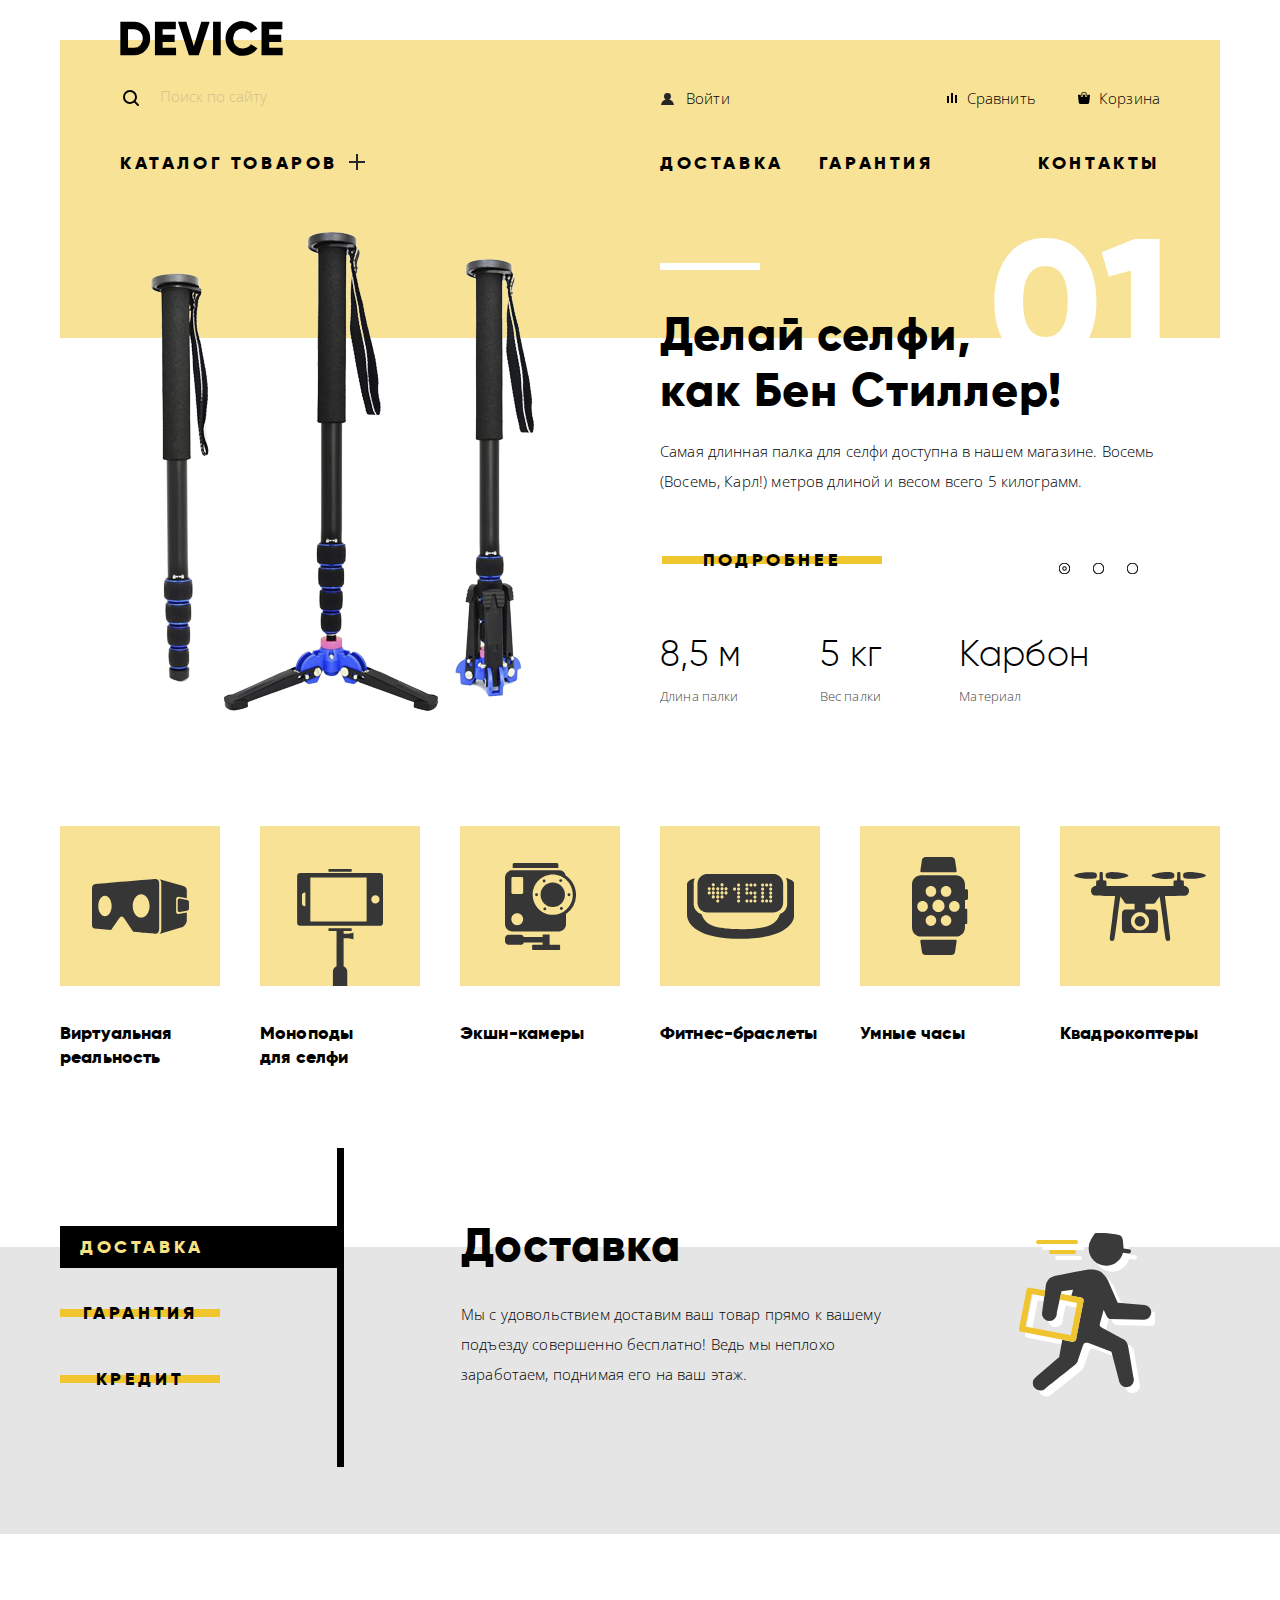
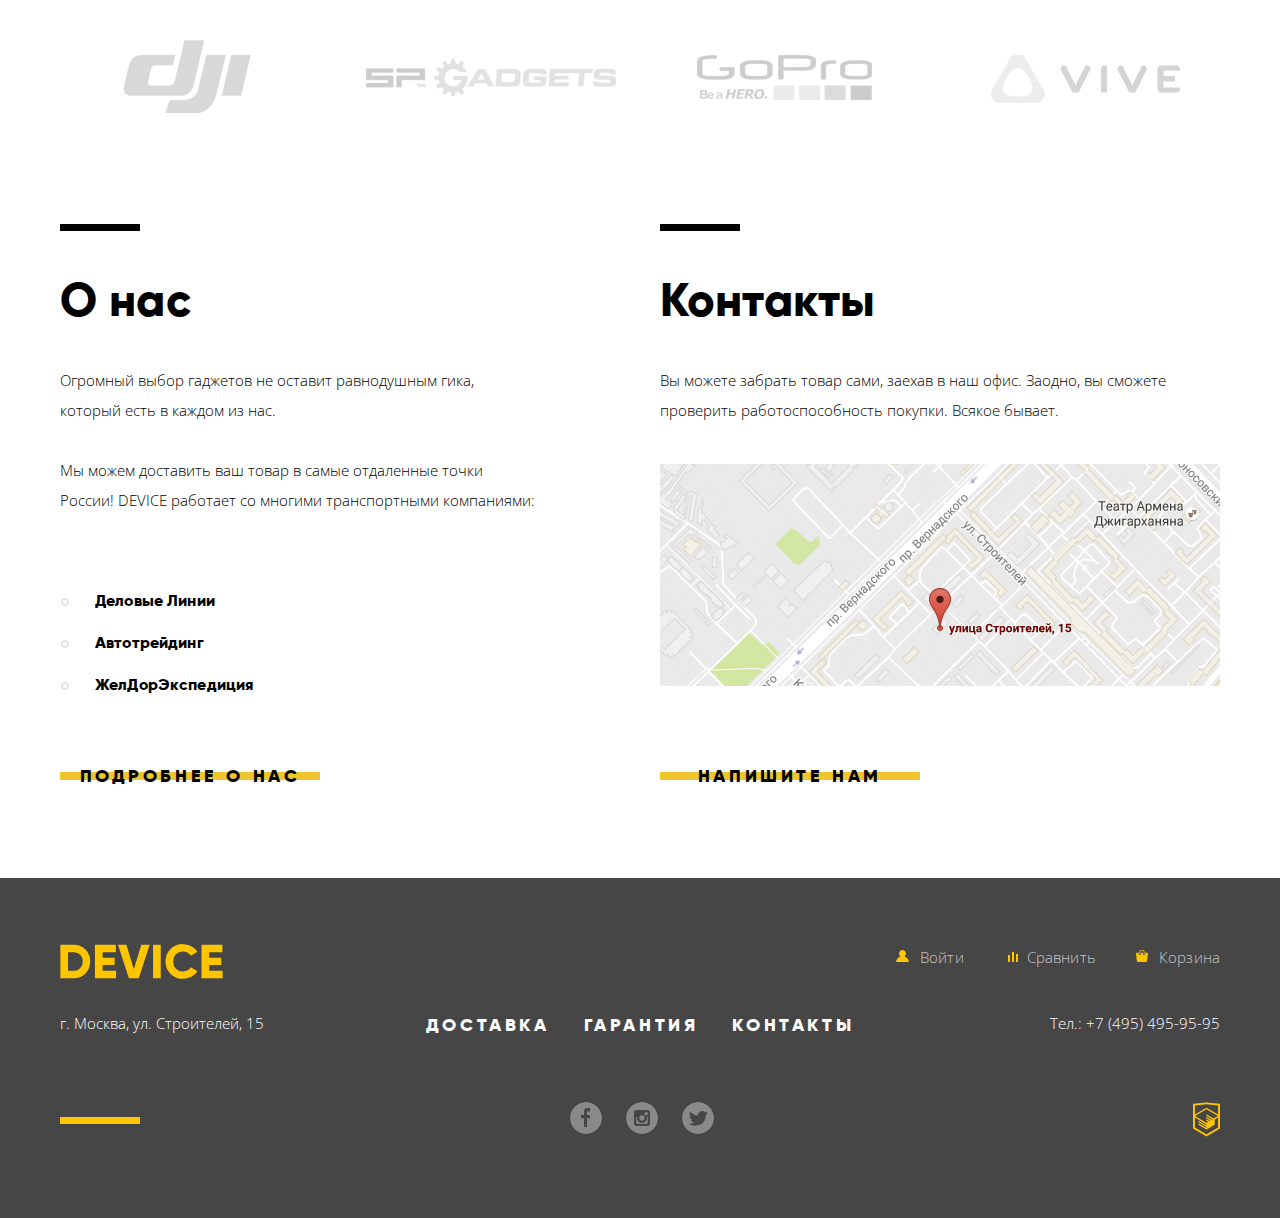
<file: index.html>
<!DOCTYPE html>
<html lang="ru">

<head>
  <meta charset="utf-8" />
  <title>HTML Academy: Девайс</title>
  <link rel="stylesheet"
    href="https://fonts.googleapis.com/css?family=Open+Sans:300,400&display=swap&subset=cyrillic" />
  <link rel="stylesheet" href="css/normalize.css" />
  <link rel="stylesheet" href="css/style.min.css" />
</head>

<body>
  <div class="container">
    <header class="site-header">
      <a class="logo">
        <img src="img/logo-device.svg" alt="Логотип интернет-магазина Device" width="163" height="35" />
      </a>
      <div class="user-actions">
        <form action="https://echo.htmlacademy.ru/" method="get" class="search-form">
          <input type="text" name="search" placeholder="Поиск по сайту" required class="search" />
          <button type="submit" class="search-btn">Найти</button>
        </form>
        <ul class="actions">
          <li><a href="#">Войти</a></li>
          <li><a href="#">Сравнить</a></li>
          <li><a href="#">Корзина</a></li>
        </ul>
      </div>
      <nav>
        <ul class="main-menu">
          <li>
            <a href="#" class="catalog-link">Каталог товаров</a>
            <ul class="sub-menu">
              <li><a href="#">Виртуальная реальность</a></li>
              <li><a href="#">Фитнес-браслеты</a></li>
              <li><a href="#">Квадрокоптеры</a></li>
              <li><a href="catalog.html">Моноподы для селфи</a></li>
              <li><a href="#">Умные часы</a></li>
              <li class="placeholder">placeholder</li>
              <li><a href="#">Экшн-камеры</a></li>
            </ul>
          </li>
        </ul>
        <ul class="main-menu-rest">
          <li><a href="#">Доставка</a></li>
          <li><a href="#">Гарантия</a></li>
          <li><a href="#">Контакты</a></li>
        </ul>
      </nav>
    </header>
  </div>
  <main>
    <h1 class="visually-hidden">Девайс-интернет магазин гаджетов</h1>
    <section class="promo-slider container">
      <h2 class="visually-hidden">Популярные товары</h2>
      <div class="slider-controls">
        <button class="promo slide-active" id="promo1" aria-label="Первый слайд"></button>
        <button class="promo" id="promo2" aria-label="Первый слайд"></button>
        <button class="promo" id="promo3" aria-label="Первый слайд"></button>
      </div>
      <div class="promo-slides">
        <section class="slide slide1 current">
          <h3 class="visually-hidden">Монопод длиной 8,5 метров</h3>
          <img src="img/slider-1.png" alt="Монопод" width="384" height="486" />
          <div>
            <b class="lead">Делай селфи,<br />
              как Бен Стиллер!</b>
            <p>
              Самая длинная палка для селфи доступна в нашем магазине. Восемь (Восемь, Карл!) метров длиной и весом
              всего 5 килограмм.
            </p>
            <a href="#" class="btn">Подробнее</a>
            <ul class="slider-features">
              <li>
                <span class="feature-value">8,5 м</span>
                <span class="feature-label">Длина палки</span>
              </li>
              <li>
                <span class="feature-value">5 кг</span>
                <span class="feature-label">Вес палки</span>
              </li>
              <li>
                <span class="feature-value">Карбон</span>
                <span class="feature-label">Материал</span>
              </li>
            </ul>
          </div>
        </section>
        <section class="slide slide2">
          <h3 class="visually-hidden">Смарт браслет</h3>
          <img src="img/slider-2.png" alt="Фитнес-браслет" width="345" height="485" />
          <div>
            <b class="lead">Худеем<br />
              правильно!</b>
            <p>
              Мотивирующие фитнесc-браслеты помогут найти в себе силы не пропускать занятия и соблюдать диету.
            </p>
            <a href="#" class="btn">Подробнее</a>
            <ul class="slider-features">
              <li>
                <span class="feature-value">48 часов</span>
                <span class="feature-label">Без подзарядки</span>
              </li>
            </ul>
          </div>
        </section>
        <section class="slide slide3">
          <h3 class="visually-hidden">Квадракоптер с мощным лазером</h3>
          <img src="img/slider-3.png" alt="Квадрокоптер" width="526" height="334" />
          <div>
            <b class="lead">Порхает как бабочка, жалит как пчела!</b>
            <p>
              Этот обычный, на первый взгляд, квадрокоптер оснащен мощным лазером, замаскированным под стандартную
              камеру..
            </p>
            <a href="#" class="btn">Подробнее</a>
            <ul class="slider-features">
              <li>
                <span class="feature-value">800 м</span>
                <span class="feature-label">Дальность полета</span>
              </li>
              <li>
                <span class="feature-value">50 м</span>
                <span class="feature-label">Радиус поражения</span>
              </li>
            </ul>
          </div>
        </section>
      </div>
    </section>
    <section class="products container">
      <h2 class="visually-hidden">Категории товаров</h2>
      <ul class="products-list">
        <li>
          <a href="#" class="products-link">
            <div class="products-bg">
              <img src="img/popular-1.svg" alt="Виртуальная реальность" width="97" height="55" />
            </div>
            <p>Виртуальная реальность</p>
          </a>
        </li>
        <li class="monopodes">
          <a href="#" class="products-link">
            <div class="products-bg">
              <img src="img/popular-2.svg" alt="Моноподы для селфи" width="86" height="117" />
            </div>
            <p>
              Моноподы<br />
              для селфи
            </p>
          </a>
        </li>
        <li>
          <a href="#" class="products-link">
            <div class="products-bg">
              <img src="img/popular-3.svg" alt="Экшн-камеры" width="71" height="87" />
            </div>
            <p>Экшн-камеры</p>
          </a>
        </li>
        <li>
          <a href="#" class="products-link">
            <div class="products-bg">
              <img src="img/popular-4.svg" alt="Фитнес-браслеты" width="107" height="65" />
            </div>
            <p>Фитнес-браслеты</p>
          </a>
        </li>
        <li>
          <a href="#" class="products-link">
            <div class="products-bg">
              <img src="img/popular-5.svg" alt="Умные часы" width="56" height="98" />
            </div>
            <p>Умные часы</p>
          </a>
        </li>
        <li>
          <a href="#" class="products-link">
            <div class="products-bg">
              <img src="img/popular-6.svg" alt="Квадрокоптеры" width="132" height="69" />
            </div>
            <p>Квадрокоптеры</p>
          </a>
        </li>
      </ul>
    </section>
    <section class="services-slider">
      <div class="container">
        <h2 class="visually-hidden">Услуги</h2>
        <div class="services-controls">
          <button class="btn services-btn services-btn-active" id="services1_btn">Доставка</button>
          <button class="btn services-btn" id="services2_btn">Гарантия</button>
          <button class="btn services-btn" id="services3_btn">Кредит</button>
        </div>
        <div class="services-wrapper">
          <div class="services-slides">
            <section class="services-slide">
              <h3>Доставка</h3>
              <p>
                Мы с удовольствием доставим ваш товар прямо к вашему подъезду совершенно бесплатно! Ведь мы неплохо
                заработаем, поднимая его на ваш этаж.
              </p>
            </section>
            <section class="services-slide">
              <h3>Гарантия</h3>
              <p>
                Если из-за возгарания купленного у нас товара у вас сгорит дом — не переживайте, мы выдадим вам новый.
                Товар, не дом, конечно же.
              </p>
            </section>
            <section class="services-slide">
              <h3>Кредит</h3>
              <p>
                Залезть в долговую яму стало проще! Кредитные консультанты подберут для вас наиболее выгодные условия
                кредита. Выгодные для нашего банка, разумеется.
              </p>
            </section>
          </div>
        </div>
      </div>
    </section>
    <section class="brands container">
      <h2 class="visually-hidden">Наши поставщики</h2>
      <ul class="brand-list">
        <li>
          <a href="#" aria-label="Перейти на сайт dji"><img src="img/partner-1.png" alt="DJI" width="260"
              height="100" /></a>
        </li>
        <li>
          <a href="#" aria-label="Перейти на сайт spgadgets"><img src="img/partner-2.png" alt="SP Gadgets" width="260"
              height="100" /></a>
        </li>
        <li>
          <a href="#" aria-label="Перейти на сайт gopro"><img src="img/partner-3.png" alt="GoPro" width="260"
              height="100" /></a>
        </li>
        <li>
          <a href="#" aria-label="Перейти на сайт vive"><img src="img/partner-4.png" alt="VIVE" width="260"
              height="100" /></a>
        </li>
      </ul>
    </section>
    <div class="index-columns container">
      <section class="about-us">
        <h2>О нас</h2>
        <p>
          Огромный выбор гаджетов не оставит равнодушным гика, который есть в каждом из нас.
        </p>
        <p>
          Мы можем доставить ваш товар в самые отдаленные точки России! DEVICE работает со многими транспортными
          компаниями:
        </p>
        <ul>
          <li>Деловые Линии</li>
          <li>Автотрейдинг</li>
          <li>ЖелДорЭкспедиция</li>
        </ul>
        <a href="#" class="btn">Подробнее о нас</a>
      </section>
      <section class="contacts">
        <h2>Контакты</h2>
        <p>
          Вы можете забрать товар сами, заехав в наш офис. Заодно, вы сможете проверить работоспособность покупки.
          Всякое бывает.
        </p>
        <div class="map">
          <a href="https://goo.gl/maps/vgBTMXPaJyMTWNWH8" class="map-link" target="_blank">
            <img src="img/map.png" alt="Карта" width="560" height="222" />
          </a>
        </div>
        <a href="#" class="btn" id="write-btn">Напишите нам</a>
      </section>
    </div>
  </main>
  <footer class="site-footer">
    <div class="container">
      <div class="footer-top">
        <a class="footer-logo">
          <svg xmlns="http://www.w3.org/2000/svg" viewBox="0 0 164 35" width="163" height="35">
            <path
              d="m0.35 0.7v33.6h13.532a15.723 15.723 0 0 0 11.72-4.824 16.464 16.464 0 0 0 4.712-11.976 16.465 16.465 0 0 0-4.712-11.976 15.723 15.723 0 0 0-11.72-4.824zm7.733 26.208v-18.819h5.8a8.648 8.648 0 0 1 6.5 2.568 9.412 9.412 0 0 1 2.489 6.84 9.41 9.41 0 0 1-2.489 6.84 8.646 8.646 0 0 1-6.5 2.568h-5.8zm34.8-5.952h12.082v-7.3h-12.086v-5.567h13.291v-7.389h-21.024v33.6h21.265v-7.392h-13.532v-5.952zm36.343 13.344 11.019-33.6h-8.458l-7.491 24.72-7.491-24.72h-8.457l11.019 33.6zm14.4 0h7.733v-33.6h-7.733zm38.615-1.416a15.514 15.514 0 0 0 6.041-5.688l-6.67-3.84a7.488 7.488 0 0 1-3.165 3.024 9.874 9.874 0 0 1-4.664 1.1 9.594 9.594 0 0 1-7.177-2.736 9.907 9.907 0 0 1-2.682-7.248 9.908 9.908 0 0 1 2.682-7.248 9.594 9.594 0 0 1 7.177-2.736 9.914 9.914 0 0 1 4.64 1.08 7.6 7.6 0 0 1 3.189 3.048l6.67-3.84a15.881 15.881 0 0 0-6.09-5.688 17.419 17.419 0 0 0-8.409-2.088 17.12 17.12 0 0 0-17.592 17.472 17.12 17.12 0 0 0 17.589 17.476 17.519 17.519 0 0 0 8.458-2.088zm17.881-11.928h12.082v-7.3h-12.085v-5.567h13.29v-7.389h-21.022v33.6h21.264v-7.392h-13.532v-5.952z" />
          </svg>
        </a>
        <nav>
          <ul class="footer-actions">
            <li><a href="#" class="user">Войти</a></li>
            <li><a href="#" class="compare">Сравнить</a></li>
            <li><a href="#" class="cart">Корзина</a></li>
          </ul>
        </nav>
      </div>
      <div class="footer-middle">
        <address>г. Москва, ул. Строителей, 15</address>
        <nav>
          <ul class="footer-nav">
            <li><a href="#">Доставка</a></li>
            <li><a href="#">Гарантия</a></li>
            <li><a href="#">Контакты</a></li>
          </ul>
        </nav>
        <a href="#" class="telephone">Тел.: +7 (495) 495-95-95</a>
      </div>
      <div class="footer-bottom">
        <div class="dline"></div>
        <ul class="socials">
          <li>
            <a href="#" target="_blank" aria-label="Девайс в Фейсбук" class="facebook"><span
                class="visually-hidden">Facebook</span></a>
          </li>
          <li>
            <a href="#" target="_blank" aria-label="Девайс в Инстаграм" class="instagram"><span
                class="visually-hidden">Instagram</span></a>
          </li>
          <li>
            <a href="#" target="_blank" aria-label="Девайс в Твиттер" class="twitter"><span
                class="visually-hidden">Twitter</span></a>
          </li>
        </ul>
        <a href="https://htmlacademy.ru/intensive/htmlcss" class="creater-logo"
          aria-label="Разработчик сайта - HTMLAcademy" target="_blank">
          <img src="img/logo-html.svg" alt="Логотип HTML академии" width="27" height="35" />
        </a>
      </div>
    </div>
  </footer>
  <section class="modal">
    <h2 class="visually-hidden">Напишите нам</h2>
    <form action="https://echo.htmlacademy.ru" method="post" class="form-letter">
      <button type="button" aria-label="Закрыть форму" class="close-btn"></button>
      <div class="name-email">
        <div class="name">
          <label for="contact-name">Ваше имя:</label>
          <input type="text" name="contact-name" id="contact-name" placeholder="Имя Фамилия" />
        </div>
        <div class="email">
          <label for="contact-email">Ваш e-mail:</label>
          <input type="email" name="contact-email" id="contact-email" placeholder="email@example.com" />
        </div>
      </div>
      <div>
        <label for="subject">Текст письма</label>
        <textarea name="subject" id="subject" cols="30" rows="5" placeholder="В свободной форме"></textarea>
      </div>
      <button type="submit" class="btn">Отправить</button>
    </form>
  </section>
  <section class="modal modal-map">
    <h2 class="visually-hidden">Как до нас добраться</h2>
    <button type="button" aria-label="Закрыть форму" class="close-btn"></button>
    <iframe
      src="https://www.google.com/maps/embed?pb=!1m18!1m12!1m3!1d2249.1125488779976!2d37.52742931592807!3d55.687030980535816!2m3!1f0!2f0!3f0!3m2!1i1024!2i768!4f13.1!3m3!1m2!1s0x46b54cf65f5c8955%3A0x694710ccd55501e!2z0YPQuy4g0KHRgtGA0L7QuNGC0LXQu9C10LksIDE1LCDQnNC-0YHQutCy0LAsINCg0L7RgdGB0LjRjywgMTE5MzEx!5e0!3m2!1sru!2sua!4v1559926797213!5m2!1sru!2sua"
      width="960" height="559" allowfullscreen></iframe>
  </section>
  <script src="js/script.min.js"></script>
</body>

</html>
</file>
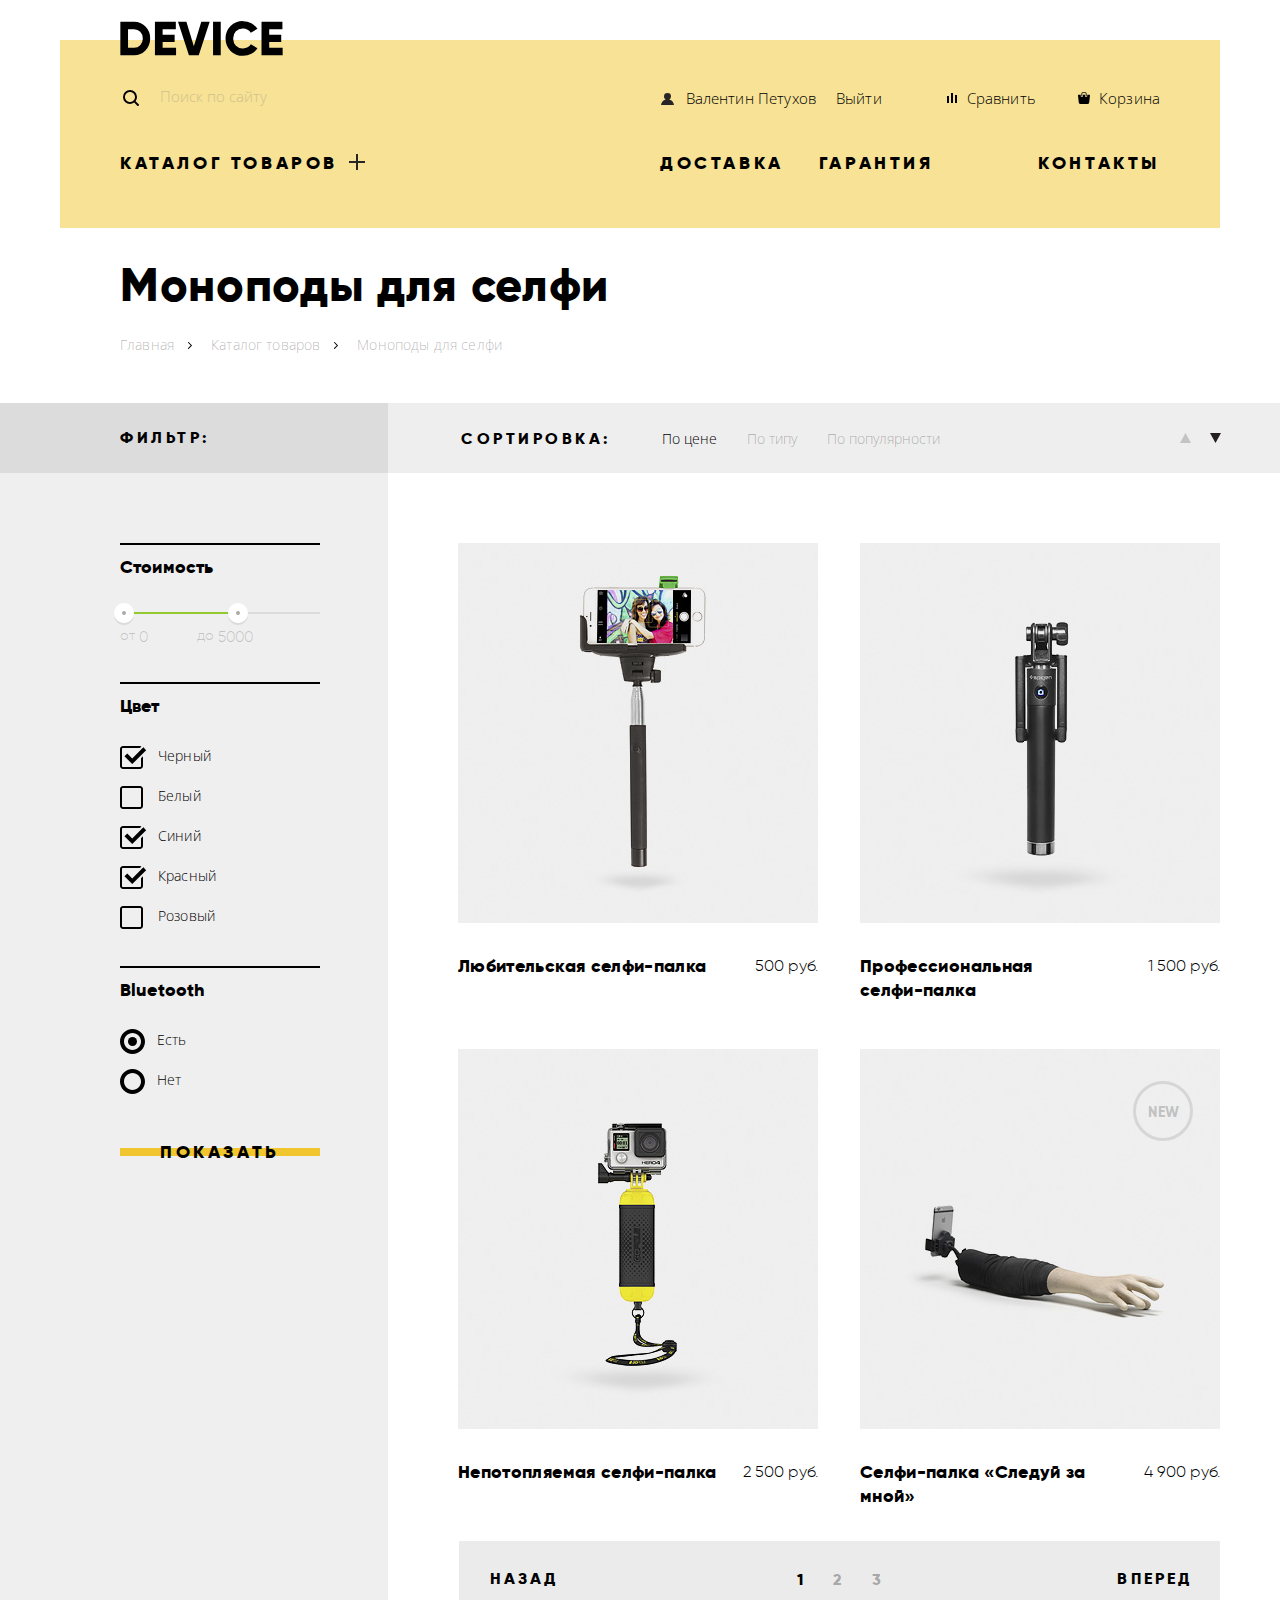
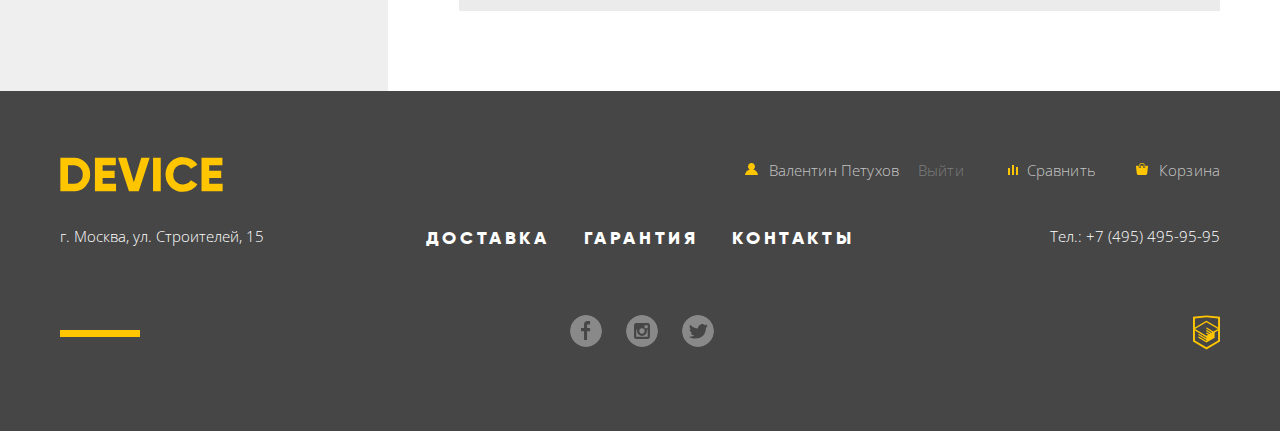
<file: catalog.html>
<!DOCTYPE html>
<html lang="ru">

<head>
  <meta charset="UTF-8" />
  <meta name="viewport" content="width=device-width, initial-scale=1.0" />
  <link rel="stylesheet"
    href="https://fonts.googleapis.com/css?family=Open+Sans:300,400&display=swap&subset=cyrillic" />
  <link rel="stylesheet" href="css/normalize.css" />
  <link rel="stylesheet" href="css/style.min.css" />
  <title>Моноподы</title>
</head>

<body class="inner-page">
  <div class="container">
    <header class="site-header">
      <a href="index.html" class="logo" aria-label="На главную">
        <img src="img/logo-device.svg" alt="Логотип интернет-магазина Device" width="163" height="35" />
      </a>
      <div class="user-actions">
        <form action="https://echo.htmlacademy.ru/" method="get" class="search-form">
          <input type="text" name="search" placeholder="Поиск по сайту" required class="search" />
          <button type="submit" class="search-btn">Найти</button>
        </form>
        <ul class="actions inner-actions">
          <li><a href="#" class="loggedIn">Валентин Петухов</a></li>
          <li><a href="#" class="inner-quit">Выйти</a></li>
          <li><a href="#">Сравнить</a></li>
          <li><a href="#">Корзина</a></li>
        </ul>
      </div>
      <nav>
        <ul class="main-menu">
          <li>
            <a href="#" class="catalog-link">Каталог товаров</a>
            <ul class="sub-menu">
              <li><a href="#">Виртуальная реальность</a></li>
              <li><a href="#">Моноподы для селфи</a></li>
              <li><a href="#">Экшн-камеры</a></li>
              <li><a href="#">Фитнес-браслеты</a></li>
              <li><a href="#">Умные часы</a></li>
              <li class="placeholder">placeholder</li>
              <li><a href="#">Квадрокоптеры</a></li>
            </ul>
          </li>
        </ul>
        <ul class="main-menu-rest">
          <li><a href="#">Доставка</a></li>
          <li><a href="#">Гарантия</a></li>
          <li><a href="#">Контакты</a></li>
        </ul>
      </nav>
    </header>
  </div>
  <main>
    <section class="inner-nav container">
      <h1>Моноподы для селфи</h1>
      <ul class="breadcrumbs">
        <li><a href="index.html">Главная</a></li>
        <li><a href="#">Каталог товаров</a></li>
        <li><a>Моноподы для селфи</a></li>
      </ul>
    </section>
    <section class="filter-sort">
      <div class="container">
        <div class="filter-header">
          <h2>Фильтр:</h2>
        </div>
        <div class="sort">
          <h2>Сортировка:</h2>
          <ul class="sort-list">
            <li><a href="#">По цене</a></li>
            <li><a href="#">По типу</a></li>
            <li><a href="#">По популярности</a></li>
            <li class="up-arrow">
              <a href="#" class="up"><span class="visually-hidden">По возрастанию</span></a>
            </li>
            <li class="down-arrow">
              <a href="#" class="down sort-active"><span class="visually-hidden">По убыванию</span></a>
            </li>
          </ul>
        </div>
      </div>
    </section>
    <section class="catalog-filter">
      <div class="container">
        <div class="filter">
          <form action="https://echo.htmlacademy.ru/" method="GET" class="filter-form">
            <fieldset>
              <legend>Стоимость</legend>
              <div class="range">
                <div class="custom-range">
                  <div class="line"></div>
                  <div class="min-toggle" tabindex="0" aria-label="Минимальная цена"></div>
                  <div class="max-toggle" tabindex="0" aria-label="Максимальная цена"></div>
                </div>
                <div class="range-labels">
                  <label for="range-min">от</label>
                  <input type="text" name="range-min" id="range-min" value="0" />
                  <label for="range-max">до</label>
                  <input type="text" name="range-max" id="range-max" value="5000" />
                </div>
              </div>
            </fieldset>
            <fieldset>
              <legend>Цвет</legend>
              <ul class="item-color">
                <li><input type="checkbox" name="color" id="black" checked class="visually-hidden" /><label
                    for="black">Черный</label></li>
                <li><input type="checkbox" name="color" id="white" class="visually-hidden" /><label
                    for="white">Белый</label></li>
                <li><input type="checkbox" name="color" id="blue" checked class="visually-hidden" /><label
                    for="blue">Синий</label></li>
                <li><input type="checkbox" name="color" id="red" checked class="visually-hidden" /><label
                    for="red">Красный</label></li>
                <li><input type="checkbox" name="color" id="pink" class="visually-hidden" /><label
                    for="pink">Розовый</label></li>
              </ul>
            </fieldset>
            <fieldset>
              <legend>Bluetooth</legend>
              <ul class="bluetooth-list">
                <li><input type="radio" name="bluetooth" id="gotBt" checked class="visually-hidden" /><label
                    for="gotBt">Есть</label></li>
                <li><input type="radio" name="bluetooth" id="noBt" class="visually-hidden" /><label
                    for="noBt">Нет</label></li>
              </ul>
            </fieldset>
            <button type="submit" class="btn">Показать</button>
          </form>
        </div>
        <div>
          <div class="catalog">
            <h2 class="visually-hidden">Товары</h2>
            <ul class="catalog-list">
              <li class="catalog-item">
                <h3><a href="#">Любительская селфи-палка</a></h3>
                <a href="#">
                  <img src="img/item-1.jpg" alt="Фото товара" width="360" height="380" />
                </a>
                <div class="item-hover">
                  <a href="#" class="btn">В корзину</a>
                  <a href="#" class="toCompare">Добавить к сравнению</a>
                </div>
                <span class="item-price">500 руб.</span>
              </li>
              <li class="catalog-item">
                <h3><a href="#">Профессиональная селфи-палка</a></h3>
                <a href="#">
                  <img src="img/item-2.jpg" alt="Фото товара" width="360" height="380" />
                </a>
                <div class="item-hover">
                  <a href="#" class="btn">В корзину</a>
                  <a href="#" class="toCompare">Добавить к сравнению</a>
                </div>
                <span class="item-price">1 500 руб.</span>
              </li>
              <li class="catalog-item">
                <h3><a href="#">Непотопляемая селфи-палка</a></h3>
                <a href="#">
                  <img src="img/item-3.jpg" alt="Фото товара" width="360" height="380" />
                </a>
                <div class="item-hover">
                  <a href="#" class="btn">В корзину</a>
                  <a href="#" class="toCompare">Добавить к сравнению</a>
                </div>
                <span class="item-price">2 500 руб.</span>
              </li>
              <li class="catalog-item new">
                <h3><a href="#">Селфи-палка «Следуй за мной»</a></h3>
                <a href="#">
                  <img src="img/item-4.jpg" alt="Фото товара" width="360" height="380" />
                </a>
                <div class="item-hover">
                  <a href="#" class="btn">В корзину</a>
                  <a href="#" class="toCompare">Добавить к сравнению</a>
                </div>
                <span class="item-price">4 900 руб.</span>
              </li>
            </ul>
          </div>
          <nav>
            <ul class="catalog-nav">
              <li><a href="#" class="back">Назад</a></li>
              <li><a href="#" class="current-page">1</a></li>
              <li><a href="#">2</a></li>
              <li><a href="#">3</a></li>
              <li><a href="#" class="forward">Вперед</a></li>
            </ul>
          </nav>
        </div>
      </div>
    </section>
  </main>
  <footer class="site-footer">
    <div class="container">
      <div class="footer-top">
        <a href="index.html" class="footer-logo" aria-label="На главную">
          <svg xmlns="http://www.w3.org/2000/svg" viewBox="0 0 164 35" width="163" height="35">
            <path
              d="m0.35 0.7v33.6h13.532a15.723 15.723 0 0 0 11.72-4.824 16.464 16.464 0 0 0 4.712-11.976 16.465 16.465 0 0 0-4.712-11.976 15.723 15.723 0 0 0-11.72-4.824zm7.733 26.208v-18.819h5.8a8.648 8.648 0 0 1 6.5 2.568 9.412 9.412 0 0 1 2.489 6.84 9.41 9.41 0 0 1-2.489 6.84 8.646 8.646 0 0 1-6.5 2.568h-5.8zm34.8-5.952h12.082v-7.3h-12.086v-5.567h13.291v-7.389h-21.024v33.6h21.265v-7.392h-13.532v-5.952zm36.343 13.344 11.019-33.6h-8.458l-7.491 24.72-7.491-24.72h-8.457l11.019 33.6zm14.4 0h7.733v-33.6h-7.733zm38.615-1.416a15.514 15.514 0 0 0 6.041-5.688l-6.67-3.84a7.488 7.488 0 0 1-3.165 3.024 9.874 9.874 0 0 1-4.664 1.1 9.594 9.594 0 0 1-7.177-2.736 9.907 9.907 0 0 1-2.682-7.248 9.908 9.908 0 0 1 2.682-7.248 9.594 9.594 0 0 1 7.177-2.736 9.914 9.914 0 0 1 4.64 1.08 7.6 7.6 0 0 1 3.189 3.048l6.67-3.84a15.881 15.881 0 0 0-6.09-5.688 17.419 17.419 0 0 0-8.409-2.088 17.12 17.12 0 0 0-17.592 17.472 17.12 17.12 0 0 0 17.589 17.476 17.519 17.519 0 0 0 8.458-2.088zm17.881-11.928h12.082v-7.3h-12.085v-5.567h13.29v-7.389h-21.022v33.6h21.264v-7.392h-13.532v-5.952z" />
          </svg>
        </a>
        <nav>
          <ul class="footer-actions">
            <li>
              <a href="#" aria-label="Перейти в личный кабинет" class="user">Валентин Петухов</a>
            </li>
            <li class="inner-quit"><a href="#">Выйти</a></li>
            <li><a href="#" class="compare">Сравнить</a></li>
            <li><a href="#" class="cart">Корзина</a></li>
          </ul>
        </nav>
      </div>
      <div class="footer-middle">
        <address>г. Москва, ул. Строителей, 15</address>
        <nav>
          <ul class="footer-nav">
            <li><a href="#">Доставка</a></li>
            <li><a href="#">Гарантия</a></li>
            <li><a href="#">Контакты</a></li>
          </ul>
        </nav>
        <a href="#" class="telephone">Тел.: +7 (495) 495-95-95</a>
      </div>
      <div class="footer-bottom">
        <div class="dline"></div>
        <ul class="socials">
          <li>
            <a href="#" target="_blank" aria-label="Девайс в Фейсбук" class="facebook"><span
                class="visually-hidden">Facebook</span></a>
          </li>
          <li>
            <a href="#" target="_blank" aria-label="Девайс в Инстаграм" class="instagram"><span
                class="visually-hidden">Instagram</span></a>
          </li>
          <li>
            <a href="#" target="_blank" aria-label="Девайс в Твиттер" class="twitter"><span
                class="visually-hidden">Twitter</span></a>
          </li>
        </ul>
        <a href="https://htmlacademy.ru/intensive/htmlcss" class="creater-logo"
          aria-label="Разработчик сайта - HTMLAcademy" target="_blank">
          <img src="img/logo-html.svg" alt="Логотип HTML академии" width="27" height="35" />
        </a>
      </div>
    </div>
  </footer>
  <script src="js/script.min.js"></script>
</body>

</html>
</file>
<file: css/style.min.css>
@-webkit-keyframes bounce{0%{-webkit-transform:translate(-50%,calc(-50% - 2000px));transform:translate(-50%,calc(-50% - 2000px))}70%{-webkit-transform:translate(-50%,calc(-50% + 30px));transform:translate(-50%,calc(-50% + 30px))}90%{-webkit-transform:translate(-50%,calc(-50% - 15px));transform:translate(-50%,calc(-50% - 15px))}to{-webkit-transform:translate(-50%,-50%);transform:translate(-50%,-50%)}}@keyframes bounce{0%{-webkit-transform:translate(-50%,calc(-50% - 2000px));transform:translate(-50%,calc(-50% - 2000px))}70%{-webkit-transform:translate(-50%,calc(-50% + 30px));transform:translate(-50%,calc(-50% + 30px))}90%{-webkit-transform:translate(-50%,calc(-50% - 15px));transform:translate(-50%,calc(-50% - 15px))}to{-webkit-transform:translate(-50%,-50%);transform:translate(-50%,-50%)}}@-webkit-keyframes shake{0%,to{-webkit-transform:translate(-50%,-50%);transform:translate(-50%,-50%)}10%,30%,50%,70%,90%{-webkit-transform:translate(calc(-50% - 10px),-50%);transform:translate(calc(-50% - 10px),-50%)}20%,40%,60%,80%{-webkit-transform:translate(calc(-50% + 10px),-50%);transform:translate(calc(-50% + 10px),-50%)}}@keyframes shake{0%,to{-webkit-transform:translate(-50%,-50%);transform:translate(-50%,-50%)}10%,30%,50%,70%,90%{-webkit-transform:translate(calc(-50% - 10px),-50%);transform:translate(calc(-50% - 10px),-50%)}20%,40%,60%,80%{-webkit-transform:translate(calc(-50% + 10px),-50%);transform:translate(calc(-50% + 10px),-50%)}}@font-face{font-weight:800;font-family:"Gilroy";font-style:normal;src:url(../fonts/gilroyextrabold.woff2) format("woff2"),url(../fonts/gilroyextrabold.woff) format("woff")}@font-face{font-weight:400;font-family:"Gilroy";font-style:normal;src:url(../fonts/gilroylight.woff2) format("woff2"),url(../fonts/gilroylight.woff) format("woff")}html{-webkit-box-sizing:border-box;box-sizing:border-box}*,::after,::before{-webkit-box-sizing:inherit;box-sizing:inherit}body{margin:0;padding:0;min-width:1200px;font-family:"Open Sans","Arial",sans-serif;font-size:15px;line-height:30px;font-weight:300;color:#000;letter-spacing:.01em}a{text-decoration:none}.visually-hidden{position:absolute;width:1px;height:1px;padding:0;overflow:hidden;border:0;clip:rect(1px,1px,1px,1px)}.btn{position:relative;font-family:"Gilroy","Arial",sans-serif;z-index:1;font-size:18px;line-height:24px;letter-spacing:.2em;font-weight:800;color:#000;background-color:transparent;border:0;cursor:pointer}.btn::before{content:"";position:absolute;width:100%;height:8px;z-index:-1;left:0;top:50%;-webkit-transform:translateY(-50%);-ms-transform:translateY(-50%);transform:translateY(-50%);background-color:#f0c52e;-webkit-transition:.3s ease-in-out;-o-transition:.3s ease-in-out;transition:.3s ease-in-out}.btn:hover::before{height:100%}.btn:active,.products-link:active p{color:rgba(0,0,0,.3)}.container{width:1200px;padding:0 20px;margin:0 auto}.site-header{background:-webkit-linear-gradient(top,#fff 40px,#f7e296 40px);background:-o-linear-gradient(top,#fff 40px,#f7e296 40px);background:linear-gradient(to bottom,#fff 40px,#f7e296 40px);-webkit-box-orient:vertical;-webkit-box-direction:normal;-ms-flex-direction:column;flex-direction:column;padding:21px 60px 53px;position:relative}.logo img{margin-bottom:13px}.footer-logo:hover,.search-form input:hover,.site-header .logo:hover{opacity:.6}.footer-logo:active,.site-header .logo:active{opacity:.3}.search-form{display:-webkit-box;display:-ms-flexbox;display:flex}.search-form .search{position:relative;width:355px;padding:0 0 10px 40px;font:inherit;background-color:transparent;border:0;opacity:.3;outline:0;border-bottom:2px solid transparent}.search:valid+.search-btn{visibility:visible}.search-form::before{content:"";position:absolute;width:16px;height:16px;top:90px;left:63px;background:url(../img/search.svg) no-repeat}.search-form input:focus{opacity:1;border-bottom:2px solid #000}.search-form input:focus~.search-btn{visibility:visible}.search-btn{visibility:hidden;width:85px;padding:7px 18px;font:inherit;background-color:transparent;border:2px solid #000}.search-btn:hover{background-color:#000;color:#fff}.search-btn:active{color:rgba(255,255,255,.3)}.site-header a{color:#000;opacity:1}.site-header a:hover{color:#000;opacity:.6}.site-header a:active{color:#000;opacity:.3}.site-header .actions,.site-header .user-actions{display:-webkit-box;display:-ms-flexbox;display:flex}.site-header .user-actions{margin-bottom:25px;-webkit-box-align:start;-ms-flex-align:start;align-items:flex-start;-webkit-box-pack:justify;-ms-flex-pack:justify;justify-content:space-between}.site-header .actions{padding-top:5px;-webkit-box-pack:end;-ms-flex-pack:end;justify-content:flex-end}.site-header .actions a{display:block;padding-left:25px}.actions li:nth-last-child(1),.actions li:nth-last-child(2){position:relative;padding-left:25px}.actions li:nth-last-child(2){margin-right:13px}.actions li:nth-child(1){position:relative;padding-left:25px;margin-right:187px}.inner-actions li:nth-child(2){margin-right:35px}.inner-actions li:nth-child(1){margin-right:-5px}.inner-actions .loggedIn{width:-webkit-max-content;width:-moz-max-content;width:max-content}.actions li a::before{content:"";position:absolute;width:13px;height:12px}.actions li:nth-child(1) a::before{background:url(../img/user.svg) no-repeat;left:25px;top:10px}.actions li:nth-last-child(2) a::before{background:url(../img/compare.svg) no-repeat;left:30px;top:10px}.actions li:nth-last-child(1) a::before{background:url(../img/cart.svg) no-repeat;left:29px;top:9px}.site-header ul{margin:0;padding:0;list-style:none}.main-menu .sub-menu,.site-header nav{display:-webkit-box;display:-ms-flexbox;display:flex}.site-header nav{-webkit-box-pack:justify;-ms-flex-pack:justify;justify-content:space-between;line-height:24px}.main-menu .sub-menu{position:absolute;z-index:5;-webkit-column-count:3;column-count:3;margin-left:-60px;background-color:#f7e296;width:1160px;padding:21px 395px 34px 60px;-ms-flex-wrap:wrap;flex-wrap:wrap}.sub-menu li{width:200px}.sub-menu li:nth-child(3n-2){margin-right:39px}.main-menu .submenuToggle{display:none}.placeholder{color:transparent;cursor:default}.main-menu-rest{display:-webkit-box;display:-ms-flexbox;display:flex;-ms-flex-wrap:wrap;flex-wrap:wrap}.catalog-link,.main-menu-rest a{font-family:"Gilroy","Arial",sans-serif;font-size:18px;line-height:24px;font-weight:800;text-transform:uppercase;letter-spacing:.2em}.catalog-link{position:relative;padding-right:35px}.catalog-link::after{content:"";position:absolute;width:16px;height:16px;top:2px;right:8px;background:url(../img/plus.svg) no-repeat}.sub-menu{line-height:36px}.main-menu-rest{width:500px}.main-menu-rest li{margin-right:35px}.main-menu-rest li:nth-child(3n){margin-left:auto;margin-right:0}.promo-slider{position:relative;margin-bottom:100px;overflow:hidden;-ms-flex-negative:0;flex-shrink:0;width:1160px}.promo-slider.container{padding:0}.slider-controls{position:absolute;right:76px;bottom:137px;z-index:3}.promo{margin-left:7px;width:23px;height:23px;-webkit-transform:scale(.5);-ms-transform:scale(.5);transform:scale(.5);border:0;padding:0;background:url(../img/slider-button-empty.svg) no-repeat}.slide-active{background:url(../img/slider-button.svg) no-repeat}.slide .lead{font-family:"Gilroy","Arial",sans-serif;font-size:47px;line-height:56px;font-weight:800;letter-spacing:.019em}.slide{position:relative;display:none;-ms-flex-wrap:wrap;flex-wrap:wrap;-ms-flex-negative:0;flex-shrink:0;min-height:498px;width:1160px;background:-webkit-linear-gradient(top,#f7e296 110px,#fff 110px);background:-o-linear-gradient(top,#f7e296 110px,#fff 110px);background:linear-gradient(to bottom,#f7e296 110px,#fff 110px);z-index:0}.current,.promo-slides{display:-webkit-box;display:-ms-flexbox;display:flex}.slide img{margin-left:90px;margin-right:126px}.slide:nth-child(2) img{margin-left:115px;margin-top:13px;margin-right:140px}.slide:nth-child(2) div{margin-top:79px;width:455px}.slide:nth-child(3) img{margin-left:30px;margin-top:65px;margin-right:44px}.slide:nth-child(3) div{margin-top:79px;width:510px}.slide div{margin-top:78px;-ms-flex-item-align:start;align-self:flex-start;width:495px}.slide .btn{margin-left:2px;position:relative;text-transform:uppercase;display:block;width:220px;height:40px;padding:8px 5px;text-align:center;word-wrap:normal;background-color:transparent;margin-bottom:50px}.slide p{margin:0;padding:18px 0 44px}.slide::before{content:"";position:absolute;height:7px;width:100px;top:35px;right:460px;background-color:#fff}.slide::after{position:absolute;right:46px;top:-15px;font-weight:800;font-size:179px;line-height:179px;font-family:"Gilroy","Arial","sans-serif";color:#fff;letter-spacing:1.8px;z-index:-1}.slide:nth-child(1)::after{content:"01"}.slide:nth-child(2)::after{content:"02"}.slide:nth-child(3)::after{content:"03"}.promo2{-webkit-transform:translateX(-1160px);-ms-transform:translateX(-1160px);transform:translateX(-1160px)}.slider-features{display:-webkit-box;display:-ms-flexbox;display:flex;margin:0;padding:0;-webkit-box-pack:start;-ms-flex-pack:start;justify-content:flex-start;width:100%;list-style:none}.slider-features li:nth-last-child(1){padding-right:0}.feature-value{padding-bottom:8px;font-weight:300;font-size:36px;line-height:48px;font-family:"Gilroy","Arial","sans-serif";letter-spacing:.36px}.feature-label{font-weight:300;font-size:13px;line-height:20px;font-family:"Open Sans","Arial",sans-serif;color:#464646;letter-spacing:.13px}.slider-features li{display:-webkit-box;display:-ms-flexbox;display:flex;-webkit-box-orient:vertical;-webkit-box-direction:normal;-ms-flex-direction:column;flex-direction:column;-webkit-box-pack:start;-ms-flex-pack:start;justify-content:flex-start;padding-right:78px}.slide:nth-child(3) li{padding-right:46px}.products{margin-bottom:60px}.products-bg,.products-list{display:-webkit-box;display:-ms-flexbox;display:flex}.products-bg{height:160px;width:160px;background-color:#f7e296;-webkit-box-pack:center;-ms-flex-pack:center;justify-content:center;-webkit-box-align:center;-ms-flex-align:center;align-items:center}.monopodes img{-ms-flex-item-align:end;align-self:flex-end}.products-link:hover .products-bg{background-color:#f0c52e}.products-link:active img{opacity:.3}.products-list p{font-family:"Gilroy","Arial",sans-serif;color:#000;font-size:18px;line-height:24px;font-weight:800;margin:35px 0 0}.products-list{margin:0;padding:0;-ms-flex-wrap:wrap;flex-wrap:wrap;max-width:1160px;list-style:none}.products-list li{width:160px;height:260px;margin-right:40px}.products-list li:nth-child(6n){margin:0}.services-slider{background:-webkit-linear-gradient(top,#fff 101px,#e5e5e5 101px);background:-o-linear-gradient(top,#fff 101px,#e5e5e5 101px);background:linear-gradient(to bottom,#fff 101px,#e5e5e5 101px)}.services-slides{display:-webkit-box;display:-ms-flexbox;display:flex;-ms-flex-negative:0;flex-shrink:0;width:876px}.services-wrapper{overflow:hidden}.services-btn{font-family:"Gilroy","Arial",sans-serif;font-size:18px;line-height:24px;letter-spacing:.2em;background-color:transparent;font-weight:800;border:0;cursor:pointer;text-transform:uppercase;width:160px;padding:9px 15px;margin-bottom:24px}.services-btn-active{padding-left:20px;width:100%;color:#f7e184;text-align:left}.services-btn-active:active{color:#f7e184}.services-btn-active::before{height:100%;background-color:#000}.services-slide{width:876px;min-height:388px;padding-top:75px;padding-left:117px;background-position:right 65px bottom 61%;-ms-flex-negative:0;flex-shrink:0;background-repeat:no-repeat}.services-slide p{margin-top:30px;width:458px}.services-slide h3{font-family:"Gilroy","Arial",sans-serif;font-size:47px;line-height:48px;font-weight:800;margin:0;letter-spacing:.02em}.services-slide:nth-child(1){background-image:url(../img/delivery.svg)}.services-slide:nth-child(2){background-image:url(../img/warranty.svg)}.services-slide:nth-child(3){background-image:url(../img/credit.svg)}.brand-list,.services-slider .container{display:-webkit-box;display:-ms-flexbox;display:flex}.services-slider .services-controls{position:relative;width:284px;min-height:388px;padding-top:80px;-ms-flex-negative:0;flex-shrink:0}.services-controls::after{content:"";position:absolute;width:7px;height:319px;top:2px;right:0;background-color:#000}.brand-list{margin:0;list-style:none;-ms-flex-wrap:wrap;flex-wrap:wrap;padding:94px 0 87px;-webkit-box-pack:justify;-ms-flex-pack:justify;justify-content:space-between}.brand-list li:nth-child(1):hover{background:url(../img/partner-1color.png) no-repeat}.brand-list li:nth-child(2):hover{background:url(../img/partner-2color.png) no-repeat}.brand-list li:nth-child(3):hover{background:url(../img/partner-3color.png) no-repeat}.brand-list li:nth-child(4):hover{background:url(../img/partner-4color.png) no-repeat}.about-us .btn,.contacts .btn{display:block;width:260px;text-transform:uppercase;padding:8px 15px;text-align:center}.index-columns{display:-webkit-box;display:-ms-flexbox;display:flex;-webkit-box-pack:justify;-ms-flex-pack:justify;justify-content:space-between;margin-bottom:82px}.about-us,.contacts{position:relative;width:475px}.contacts{width:560px}.map img{margin:0 0 61px}.about-us h2,.contacts h2,.filter-header h2,.inner-nav h1,.sort h2{font-family:"Gilroy","Arial",sans-serif;font-size:47px;line-height:48px}.about-us h2,.about-us ul,.contacts h2{padding:52px 0 41px;font-weight:800;margin:0}.about-us p,.contacts p{letter-spacing:0;margin:0}.about-us p{margin-bottom:30px}.contacts p{margin-bottom:39px}.about-us ul{padding:36px 0 49px 35px;list-style:none;font-family:"Gilroy","Arial",sans-serif;font-size:16px;line-height:40px}.about-us li{position:relative;padding-bottom:2px}.about-us li::before{content:"";position:absolute;top:17px;left:-34px;width:8px;height:8px;border:2px solid #e5e5e5;border-radius:50%}.about-us::before,.contacts::before{content:"";position:absolute;width:80px;height:7px;background-color:#000}.site-footer{background-color:#464646}.site-footer .container,.site-footer ul{display:-webkit-box;display:-ms-flexbox;display:flex}.site-footer .container{-webkit-box-orient:vertical;-webkit-box-direction:normal;-ms-flex-direction:column;flex-direction:column}.site-footer ul{-ms-flex-wrap:wrap;flex-wrap:wrap;margin:0;padding:0;list-style:none}.footer-bottom,.footer-middle,.footer-top{display:-webkit-box;display:-ms-flexbox;display:flex;-webkit-box-pack:justify;-ms-flex-pack:justify;justify-content:space-between}.footer-top{padding-top:61px;margin-bottom:25px}.footer-bottom,.footer-middle{margin-bottom:64px}.footer-bottom{position:relative;margin-bottom:60px}.dline{width:80px;height:7px;background-color:#ffc600;margin-top:15px}.footer-logo svg{margin-top:5px;fill:#ffc600}.footer-bottom .socials{max-width:170px;margin-right:25px}.socials a{margin-right:24px;margin-bottom:24px;display:block;width:32px;height:32px;opacity:.6;border-radius:50%}.socials li a:hover{opacity:1}.socials li a:active{opacity:.3}.facebook{background:url(../img/fb.svg)}.instagram{background-image:url(../img/instagram.svg)}.twitter{background-image:url(../img/twitter.svg)}.footer-actions li{margin-left:35px}.footer-actions a{position:relative;padding-left:28px;line-height:36px;color:rgba(255,255,255,.7)}.footer-actions a:hover{color:#fff}.footer-actions a:active{color:rgba(255,255,255,.3)}.footer-actions a:hover::before{opacity:.6}.footer-actions a:active::before{opacity:.3}.cart::before{background:url(../img/cart-footer.svg) no-repeat;top:3px;left:5px}.cart::before,.compare::before,.user::before{content:"";position:absolute;width:13px;height:12px}.compare::before{background:url(../img/compare-footer.svg) no-repeat;top:5px;left:9px}.user::before{background:url(../img/user-footer.svg) no-repeat;top:3px;left:4px}.footer-middle address,.telephone{margin-top:-5px;letter-spacing:0;color:#fff;font-style:normal}.footer-nav{max-width:470px}.footer-nav li{margin-right:34px;line-height:24px}.footer-nav a{font-family:"Gilroy","Arial",sans-serif;font-size:18px;line-height:24px;letter-spacing:.2em;font-weight:800;color:#fff;text-transform:uppercase}.footer-nav a:hover{color:rgba(255,255,255,.6)}.footer-nav a:active,.inner-quit a{color:rgba(255,255,255,.3)}.footer-actions .inner-quit{margin-left:19px}.inner-quit a{padding:0}.filter-header h2,.inner-nav h1,.sort h2{letter-spacing:.014em;margin:0 0 24px}.breadcrumbs a,.sort-list a{font-size:14px;line-height:24px;color:rgba(0,0,0,.3)}.breadcrumbs a:hover{color:rgba(0,0,0,.6)}.breadcrumbs a:active{color:rgba(0,0,0,.1)}.filter-header h2,.sort h2{font-size:16px;line-height:24px;letter-spacing:.22em;text-transform:uppercase;font-weight:800;margin:0}.sort-list a{line-height:18px;letter-spacing:0}.sort-list a:hover{color:rgba(0,0,0,.6)}.sort-list a:active{color:#000}.sort-list li:nth-child(1) a{color:#000}.filter legend{font-family:"Gilroy","Arial",sans-serif;font-size:18px;line-height:24px;font-weight:800}.filter fieldset,iframe{border:0}.filter ul{font-size:14px;line-height:40px}.bluetooth-list label,.catalog-item,.item-color label{position:relative}.item-color label::before{content:"";display:inline-block;vertical-align:middle;width:27px;height:23px;margin-right:11px;background:url(../img/checkbox-off.svg) no-repeat}.item-color input:checked+label::before{background:url(../img/checkbox-on.svg) no-repeat}.bluetooth-list input:focus+label,.bluetooth-list label:hover::before,.item-color input:focus+label,.item-color label:hover::before{opacity:.6}.bluetooth-list label:active::before,.item-color label:active::before{opacity:1}.bluetooth-list label:disabled::before,.item-color label:disabled::before{opacity:.25}.bluetooth-list label::before{content:"";display:inline-block;vertical-align:middle;width:25px;height:25px;margin-right:12px;background:url(../img/radio-off.svg) no-repeat}.bluetooth-list input:checked+label::before{background:url(../img/radio-on.svg) no-repeat}.catalog-item h3 a{font-family:"Gilroy","Arial",sans-serif;font-size:18px;line-height:24px;color:#000}.catalog-item:nth-child(2) h3{width:236px}.catalog-item .item-price,.catalog-nav a{font-family:"Gilroy","Arial",sans-serif;font-size:16px;line-height:24px;font-weight:400}.new::before{content:"new";position:absolute;top:32px;right:27px;z-index:3;-webkit-box-sizing:border-box;box-sizing:border-box;width:60px;height:60px;padding:14px 12px;font-weight:700;font-size:14px;font-family:"Gilroy","Arial","sans-serif";color:rgba(0,0,0,.2);text-transform:uppercase;letter-spacing:.05em;border:3px solid rgba(0,0,0,.1);border-radius:50%}.catalog-nav a{letter-spacing:.2em;font-weight:800;text-transform:uppercase}.catalog-nav .back,.catalog-nav .back:hover,.catalog-nav .current-page,.catalog-nav .forward,.catalog-nav .forward:hover{color:#000}.catalog-nav .back:active,.catalog-nav .forward:active,.catalog-nav a{color:rgba(0,0,0,.3)}.catalog-nav a:hover{color:rgba(0,0,0,.6)}.catalog-nav a:active{color:#000}.creater-logo:hover{opacity:.6}.creater-logo:active{opacity:.3}.item-hover{display:none;position:absolute;width:360px;height:380px;padding-top:170px;top:0;left:0;background-color:rgba(238,238,238,.7)}.catalog-item:hover .item-hover{display:block}.item-hover a{display:block;margin:0 50%;-webkit-transform:translateX(-50%);-ms-transform:translateX(-50%);transform:translateX(-50%);width:200px;text-align:center}.item-hover .btn{padding:8px 15px;text-transform:uppercase}.toCompare{color:rgba(0,0,0,.5);font-size:13px;line-height:36px}.toCompare:hover{color:#000}.toCompare:active{color:rgba(0,0,0,.2)}.inner-nav{padding:0 80px;margin-top:33px}.inner-nav .breadcrumbs{display:-webkit-box;display:-ms-flexbox;display:flex;-ms-flex-wrap:wrap;flex-wrap:wrap;max-width:1160px;padding:0;margin:0 0 46px;line-height:23px;list-style:none}.breadcrumbs li{position:relative;margin-right:37px}.breadcrumbs li:not(:nth-last-child(1))::after{content:"";position:absolute;width:5px;height:8px;top:9px;right:-19px;background:url(../img/nav-arrow.svg) no-repeat}.filter-sort{background:-webkit-gradient(linear,left top,right top,color-stop(30%,#dcdcdc),color-stop(30%,#eee));background:-webkit-linear-gradient(left,#dcdcdc 30%,#eee 30%);background:-o-linear-gradient(left,#dcdcdc 30%,#eee 30%);background:linear-gradient(to right,#dcdcdc 30%,#eee 30%)}.filter-sort .container{padding-left:80px;display:-webkit-box;display:-ms-flexbox;display:flex}.sort h2{margin-right:51px}.filter-header{width:268px;height:70px;background-color:#dcdcdc}.filter-header h2{padding-top:23px}.sort,.sort-list{display:-webkit-box;display:-ms-flexbox;display:flex}.sort{min-height:70px;-webkit-box-align:baseline;-ms-flex-align:baseline;align-items:baseline;padding-top:20px;-webkit-box-flex:1;-ms-flex-positive:1;flex-grow:1}.sort h2{padding-left:73px}.sort-list{max-width:560px;margin:0;padding:0;list-style:none;width:100%;-ms-flex-wrap:wrap;flex-wrap:wrap}.sort-list li{margin-right:30px}.sort-list .down-arrow,.sort-list .up-arrow{position:relative;margin:0}.sort-list .down::before,.sort-list .up::before{content:"";position:absolute;width:11px;height:10px}.sort-list .down::before{background:url(../img/icon-down-dir.svg) no-repeat;top:10px;left:-10px}.sort-list .up::before{background:url(../img/icon-up-dir.svg) no-repeat;top:10px;left:-40px}.down,.up{opacity:.2}.down:hover,.up:hover{opacity:.4}.down:active,.sort-active,.up:active{opacity:1}.sort-list li:nth-last-child(3){margin-right:auto}.catalog-filter .container{padding-left:80px;display:-webkit-box;display:-ms-flexbox;display:flex}.catalog-filter{background:-webkit-gradient(linear,left top,right top,color-stop(30%,#efefef),color-stop(30%,#fff));background:-webkit-linear-gradient(left,#efefef 30%,#fff 30%);background:-o-linear-gradient(left,#efefef 30%,#fff 30%);background:linear-gradient(to right,#efefef 30%,#fff 30%)}.range{position:relative;width:200px;height:2px;margin-top:15px;margin-bottom:68px;background-color:#dbdbdb}.line{width:110px;height:2px;background-color:#91c92f}.max-toggle,.min-toggle{position:absolute;top:-9px;width:20px;height:22px;background-image:url(../img/filter-button.svg);background-repeat:no-repeat;cursor:pointer}.min-toggle{left:-6px}.max-toggle{right:72px}.max-toggle:focus,.min-toggle:focus{outline:0}.max-toggle:active,.max-toggle:focus,.min-toggle:active,.min-toggle:focus{-webkit-transform:scale(1.1);-ms-transform:scale(1.1);transform:scale(1.1)}.range-labels{display:-webkit-box;display:-ms-flexbox;display:flex}.range-labels input,.range-labels label{font-family:"Gilroy","Arial","sans-serif";color:rgba(0,0,0,.2)}.range-labels label{margin-right:2px;padding-top:10px;font-weight:300;font-size:14px;line-height:1.71;text-align:center;font-style:normal;font-stretch:normal;letter-spacing:normal}.range-labels input{width:60px;height:20px;margin-top:13px;background-color:#efefef;border:0}.range-labels span:nth-of-type(2){margin-left:12px}.range-labels input:focus{color:#000}.filter{background-color:#efefef;width:268px;padding-top:70px}.filter-form fieldset,.filter-form ul{margin:0;padding:0}.filter-form legend{width:200px;padding-top:10px;margin-bottom:18px;border-top:2px solid #000}.filter-form ul{list-style:none}.item-color li:nth-last-child(1){margin-bottom:30px}.filter-form .btn{padding:8px 15px;width:200px;text-transform:uppercase;margin-top:32px}.catalog,.catalog .catalog-item{display:-webkit-box;display:-ms-flexbox;display:flex;width:832px}.catalog .catalog-item{-ms-flex-wrap:wrap;flex-wrap:wrap;width:360px;margin-bottom:45px}.catalog-item:nth-last-child(1),.catalog-item:nth-last-child(2){margin:0 0 31px}.catalog-list{margin:0;padding:70px 0 0 70px;-ms-flex-wrap:wrap;flex-wrap:wrap;-webkit-box-pack:justify;-ms-flex-pack:justify;justify-content:space-between}.catalog-item>a{display:table;margin-bottom:22px}.catalog-filter .catalog-nav,.catalog-item h3,.catalog-list{display:-webkit-box;display:-ms-flexbox;display:flex}.catalog-item h3{-webkit-box-ordinal-group:2;-ms-flex-order:1;order:1;width:265px;height:50px;letter-spacing:.02em;font-weight:800;margin:0 auto 0 0}.catalog-item .item-price{-webkit-box-ordinal-group:3;-ms-flex-order:2;order:2}.catalog-filter .catalog-nav{padding:0;min-height:70px;max-width:761px;-ms-flex-wrap:wrap;flex-wrap:wrap;list-style:none;-webkit-box-align:center;-ms-flex-align:center;align-items:center;background-color:#ebebeb;margin:0 0 80px 71px}.catalog-nav li:not(:last-child){margin-top:5px;margin-right:27px}.catalog-nav li:nth-child(1){display:-webkit-box;display:-ms-flexbox;display:flex;margin:0 213px 0 0;width:125px;height:70px;padding-left:5px;padding-top:5px}.catalog-nav li:nth-last-child(1){display:-webkit-box;display:-ms-flexbox;display:flex;margin-left:auto;width:125px;height:70px;padding-right:5px;padding-top:5px}.catalog-nav li:nth-child(1) a,.catalog-nav li:nth-last-child(1) a{width:100%;height:100%;display:-webkit-box;display:-ms-flexbox;display:flex;-webkit-box-align:center;-ms-flex-align:center;align-items:center;-webkit-box-pack:center;-ms-flex-pack:center;justify-content:center}.catalog-nav li:nth-child(1):active,.catalog-nav li:nth-child(1):hover,.catalog-nav li:nth-last-child(1):active,.catalog-nav li:nth-last-child(1):hover{background-color:#d9d9d9}.modal{display:none;position:fixed;z-index:10;color:#000;background-color:#fff;top:50%;left:50%;width:960px;min-height:553px;-webkit-transform:translate(-50%,-50%);-ms-transform:translate(-50%,-50%);transform:translate(-50%,-50%);padding:95px 100px;-webkit-box-shadow:0 10px 20px 0 rgba(0,4,6,.2);box-shadow:0 10px 20px 0 rgba(0,4,6,.2)}.modal-map{padding:0;height:559px}.modal-show{display:block;-webkit-animation:bounce .6s;animation:bounce .6s}.modal-error{-webkit-animation:shake .6s;animation:shake .6s}.modal .close-btn{position:absolute;top:22px;right:20px;width:55px;height:55px;border-radius:50%;background-color:#f0c52e;border:0;cursor:pointer;opacity:.5}.close-btn::after,.close-btn::before{content:"";position:absolute;top:13px;left:27px;height:30px;width:2px;background-color:#fff}.close-btn::before{-webkit-transform:rotate(45deg);-ms-transform:rotate(45deg);transform:rotate(45deg)}.close-btn::after{-webkit-transform:rotate(-45deg);-ms-transform:rotate(-45deg);transform:rotate(-45deg)}.close-btn:focus,.close-btn:hover{background-color:#f0c52e;opacity:1}.close-btn:active{background-color:#f0c52e;opacity:.3}.name-email{display:-webkit-box;display:-ms-flexbox;display:flex;-webkit-box-pack:justify;-ms-flex-pack:justify;justify-content:space-between}.name-email .email,.name-email .name{width:360px}.modal label{display:block;font-family:"Gilroy","Arial","sans-serif";font-size:18px;line-height:24px;letter-spacing:0;font-weight:800;margin-bottom:5px}.modal input{height:50px}.modal input,.modal textarea{font-family:"Open Sans","Arial","sans-serif";font-size:14px;line-height:18px;letter-spacing:0;font-weight:300;width:100%;border:0;background-color:#e5e5e5;opacity:.5;padding-left:20px;margin-bottom:35px}.modal input:invalid{border:0;background-color:#edb5b5;opacity:.5}.modal textarea{padding-top:17px;height:155px}.modal .btn{text-transform:uppercase;width:200px;padding:8px 0}.modal input:hover,.modal textarea:hover{opacity:.8}.modal input:focus,.modal textarea:focus{background-color:#fff;border:3px solid #f7e296;opacity:1;outline:0}
</file>
